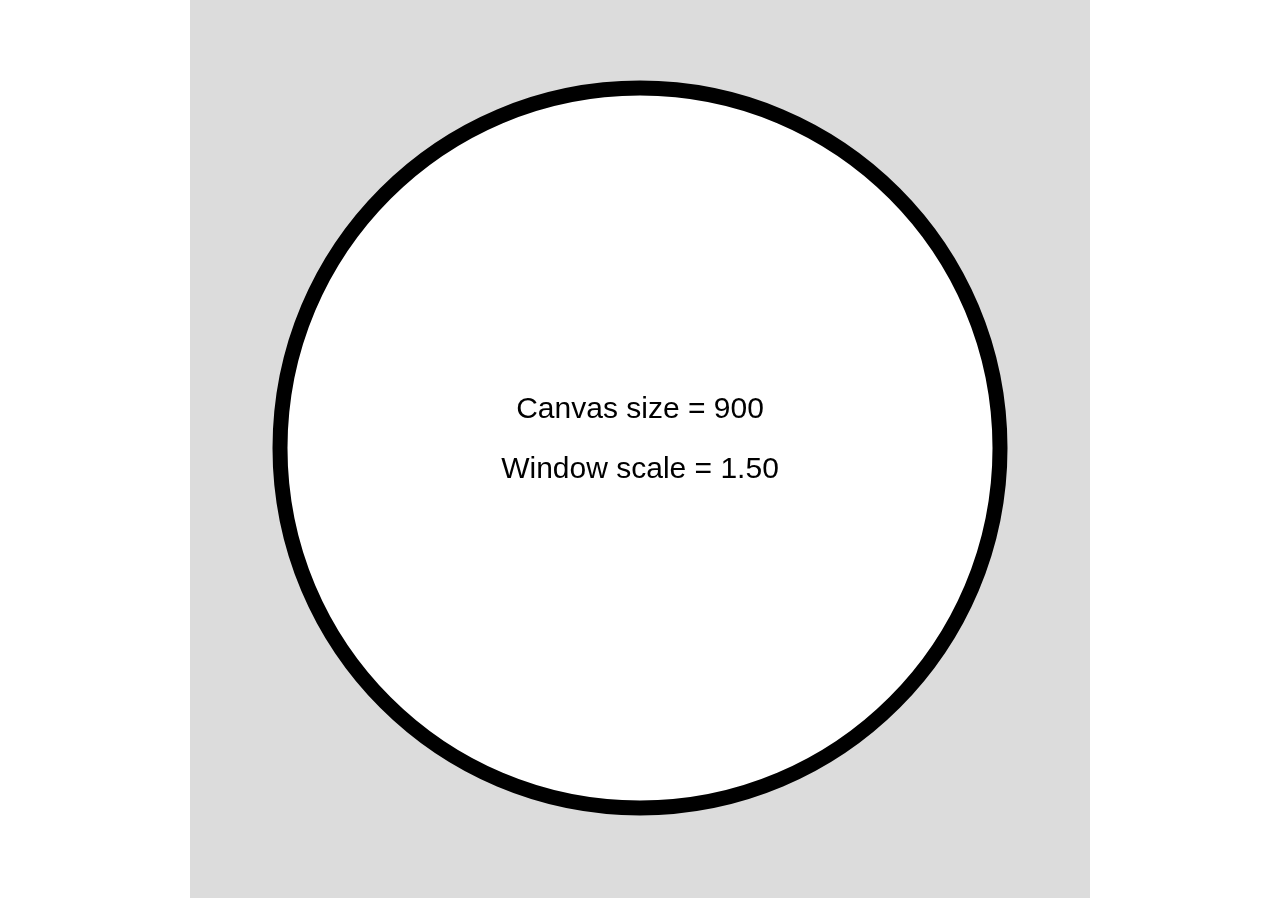
<file: 02_responsiveSquare/index.html>
<!DOCTYPE html>
<html lang="en">
  <head>
    <title>p5 template</title>
    <meta charset="utf-8" />
    <meta name="viewport" content="width=device-width, initial-scale=1" />
    <meta property="og:image" content="thumbnail.png" />
    <link type="text/css" rel="stylesheet" href="style.css" />
    <script src="libraries/p5.min.js"></script>
  </head>
  <body>
    <script type="text/javascript" src="sketch.js"></script>
  </body>
</html>
</file>
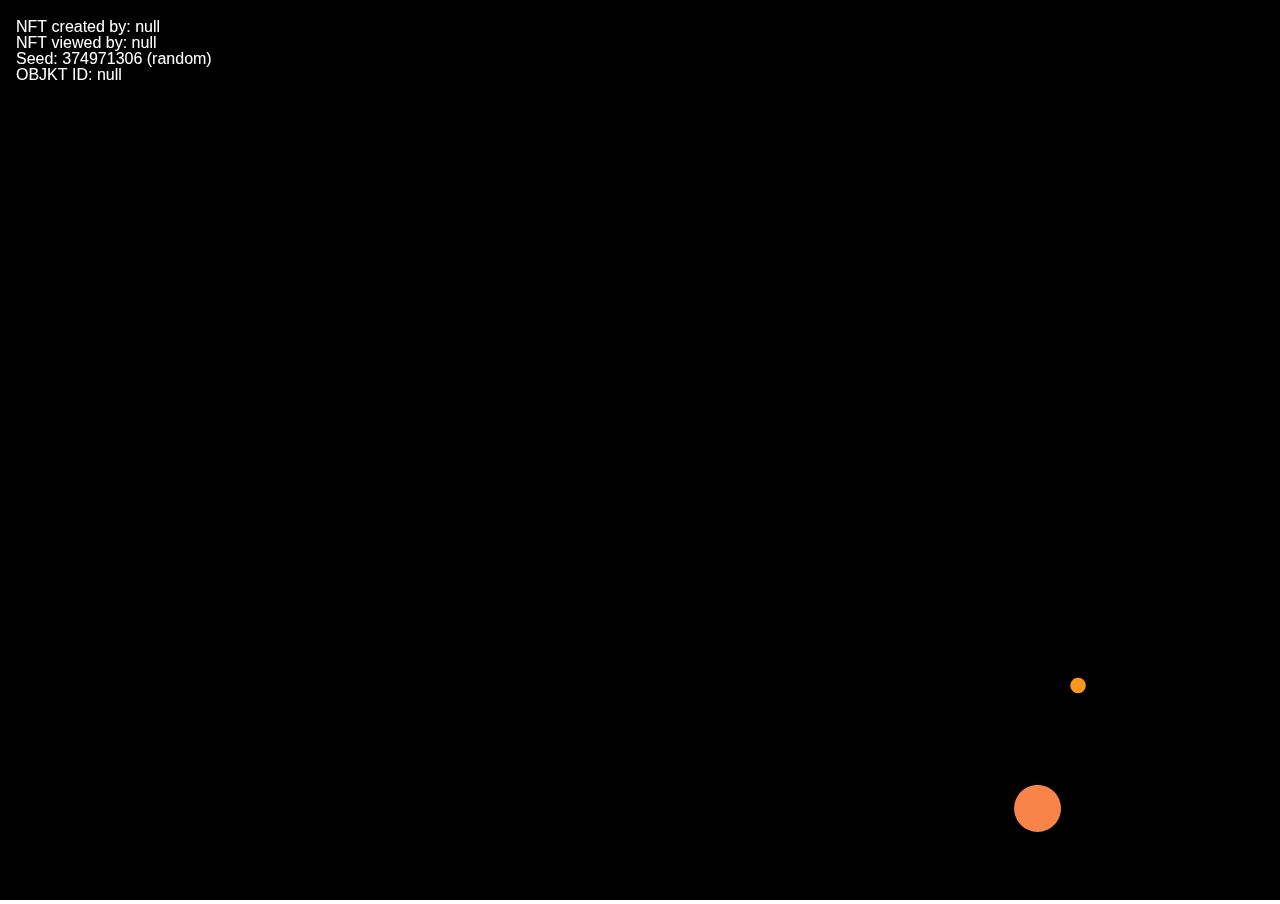
<file: html-p5js-colorPalettes-template/index.html>
<!DOCTYPE html>
<html lang="en">
  <head>
    <title>p5.js template</title>
    <meta charset="utf-8" />
    <meta name="viewport" content="width=device-width, initial-scale=1" />
    <meta property="og:image" content="thumbnail.png" />
    <link type="text/css" rel="stylesheet" href="style.css" />
    <script src="libraries/p5.min.js"></script>
  </head>
  <body>
    <script type="text/javascript" src="sketch.js"></script>
  </body>
</html>
</file>
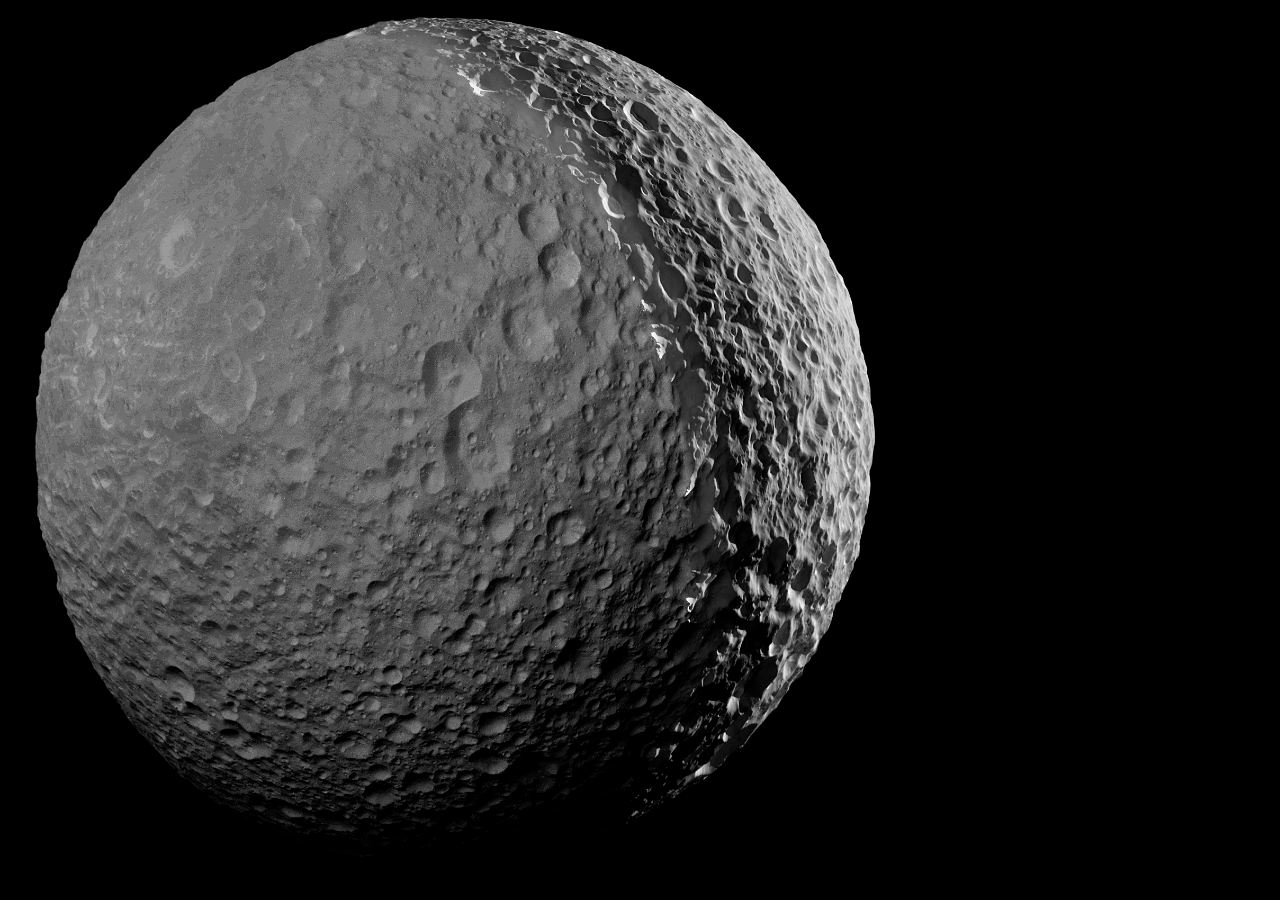
<file: html-p5js-cssLoader-template/index.html>
<!DOCTYPE html>
<html lang="en">
  <head>
    <title>p5.js template</title>
    <meta charset="utf-8" />
    <meta name="viewport" content="width=device-width, initial-scale=1" />
    <meta property="og:image" content="thumbnail.png" />
    <link type="text/css" rel="stylesheet" href="loader.css">
    <link type="text/css" rel="stylesheet" href="style.css" />
    <script src="libraries/p5.min.js"></script>
  </head>
  <body>
    <script type="text/javascript" src="sketch.js"></script>
    <!-- the loader element itself -->
    <div id="loading-screen">
      <div id="loader"></div>
    </div>
  </body>
</html>
</file>
<file: 02_responsiveSquare/style.css>
html,
body {
  margin: 0;
  padding: 0;
  width: 100vw;
  height: 100vh;
}

body:not(.keyboardNav) pre:focus,
body:not(.keyboardNav) button:focus,
body:not(.keyboardNav) input:focus,
body:not(.keyboardNav) select:focus,
body:not(.keyboardNav) textarea:focus {
  outline: none;
}
</file>
<file: html-p5js-colorPalettes-template/style.css>
html,
body {
  margin: 0;
  padding: 0;
  width: 100vw;
  height: 100vh;
  overflow: hidden;
  touch-action: none;
}
</file>
<file: html-p5js-cssLoader-template/loader.css>
#loading-screen {
  position: absolute;
  z-index: 2;
  top: 0;
  left: 0;
  width: 100%;
  height: 100%;
  background-color: white;
  opacity: 1;
  transition: 1s opacity;
}

#loading-screen.fade-out {
  opacity: 0;
}

#loader {
  display: block;
  position: relative;
  left: 50%;
  top: 50%;
  width: 150px;
  height: 150px;
  margin: -75px 0 0 -75px;
  border-radius: 50%;
  border: 3px solid transparent;
  border-top-color: #000;
  -webkit-animation: spin 2s linear infinite;
  animation: spin 2s linear infinite;
}
#loader:before {
  content: "";
  position: absolute;
  top: 5px;
  left: 5px;
  right: 5px;
  bottom: 5px;
  border-radius: 50%;
  border: 3px solid transparent;
  border-top-color: #000;
  -webkit-animation: spin 3s linear infinite;
  animation: spin 3s linear infinite;
}
#loader:after {
  content: "";
  position: absolute;
  top: 15px;
  left: 15px;
  right: 15px;
  bottom: 15px;
  border-radius: 50%;
  border: 3px solid transparent;
  border-top-color: #000;
  -webkit-animation: spin 1.5s linear infinite;
  animation: spin 1.5s linear infinite;
}
@-webkit-keyframes spin {
  0%   {
    -webkit-transform: rotate(0deg);
    -ms-transform: rotate(0deg);
    transform: rotate(0deg);
  }
  100% {
    -webkit-transform: rotate(360deg);
    -ms-transform: rotate(360deg);
    transform: rotate(360deg);
  }
}
@keyframes spin {
  0%   {
    -webkit-transform: rotate(0deg);
    -ms-transform: rotate(0deg);
    transform: rotate(0deg);
  }
  100% {
    -webkit-transform: rotate(360deg);
    -ms-transform: rotate(360deg);
    transform: rotate(360deg);
  }
}
</file>
<file: html-p5js-cssLoader-template/style.css>
html,
body {
  margin: 0;
  padding: 0;
  width: 100vw;
  height: 100vh;
  overflow: hidden;
  touch-action: none;
}
</file>
